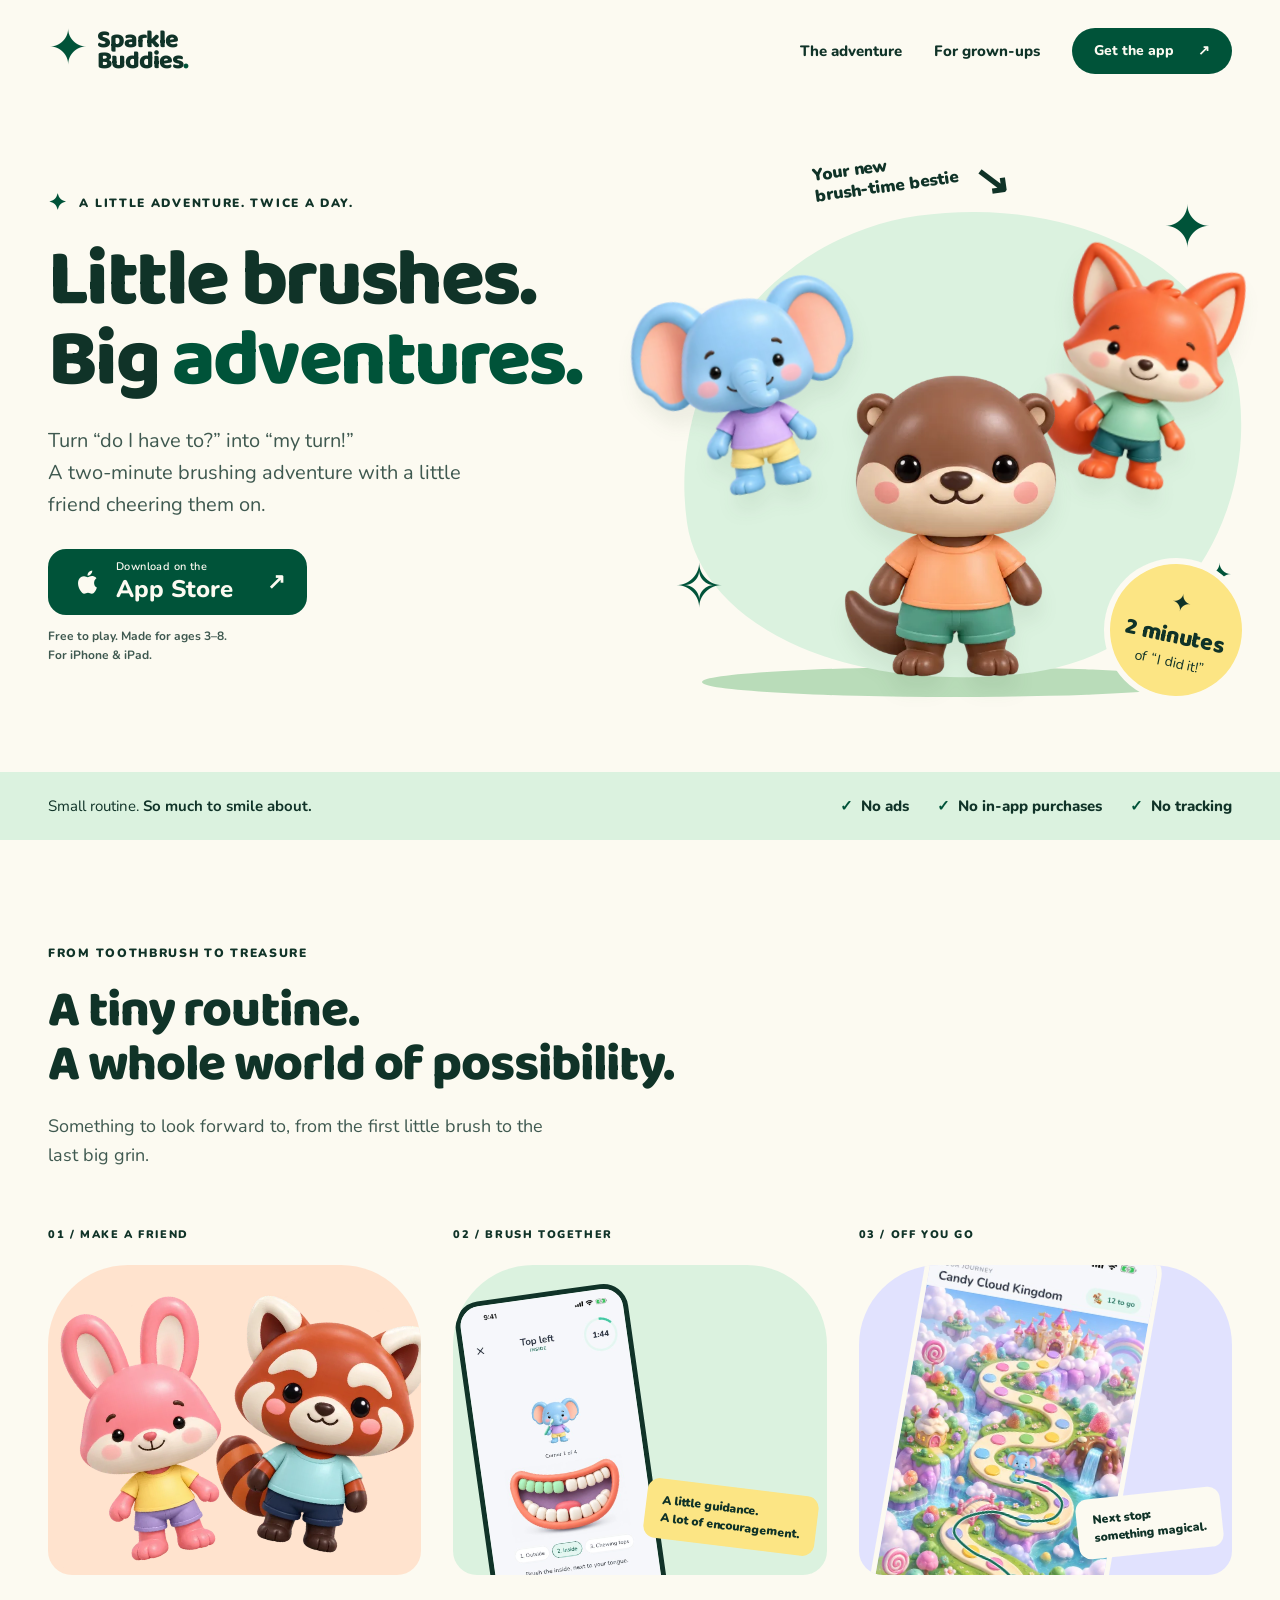
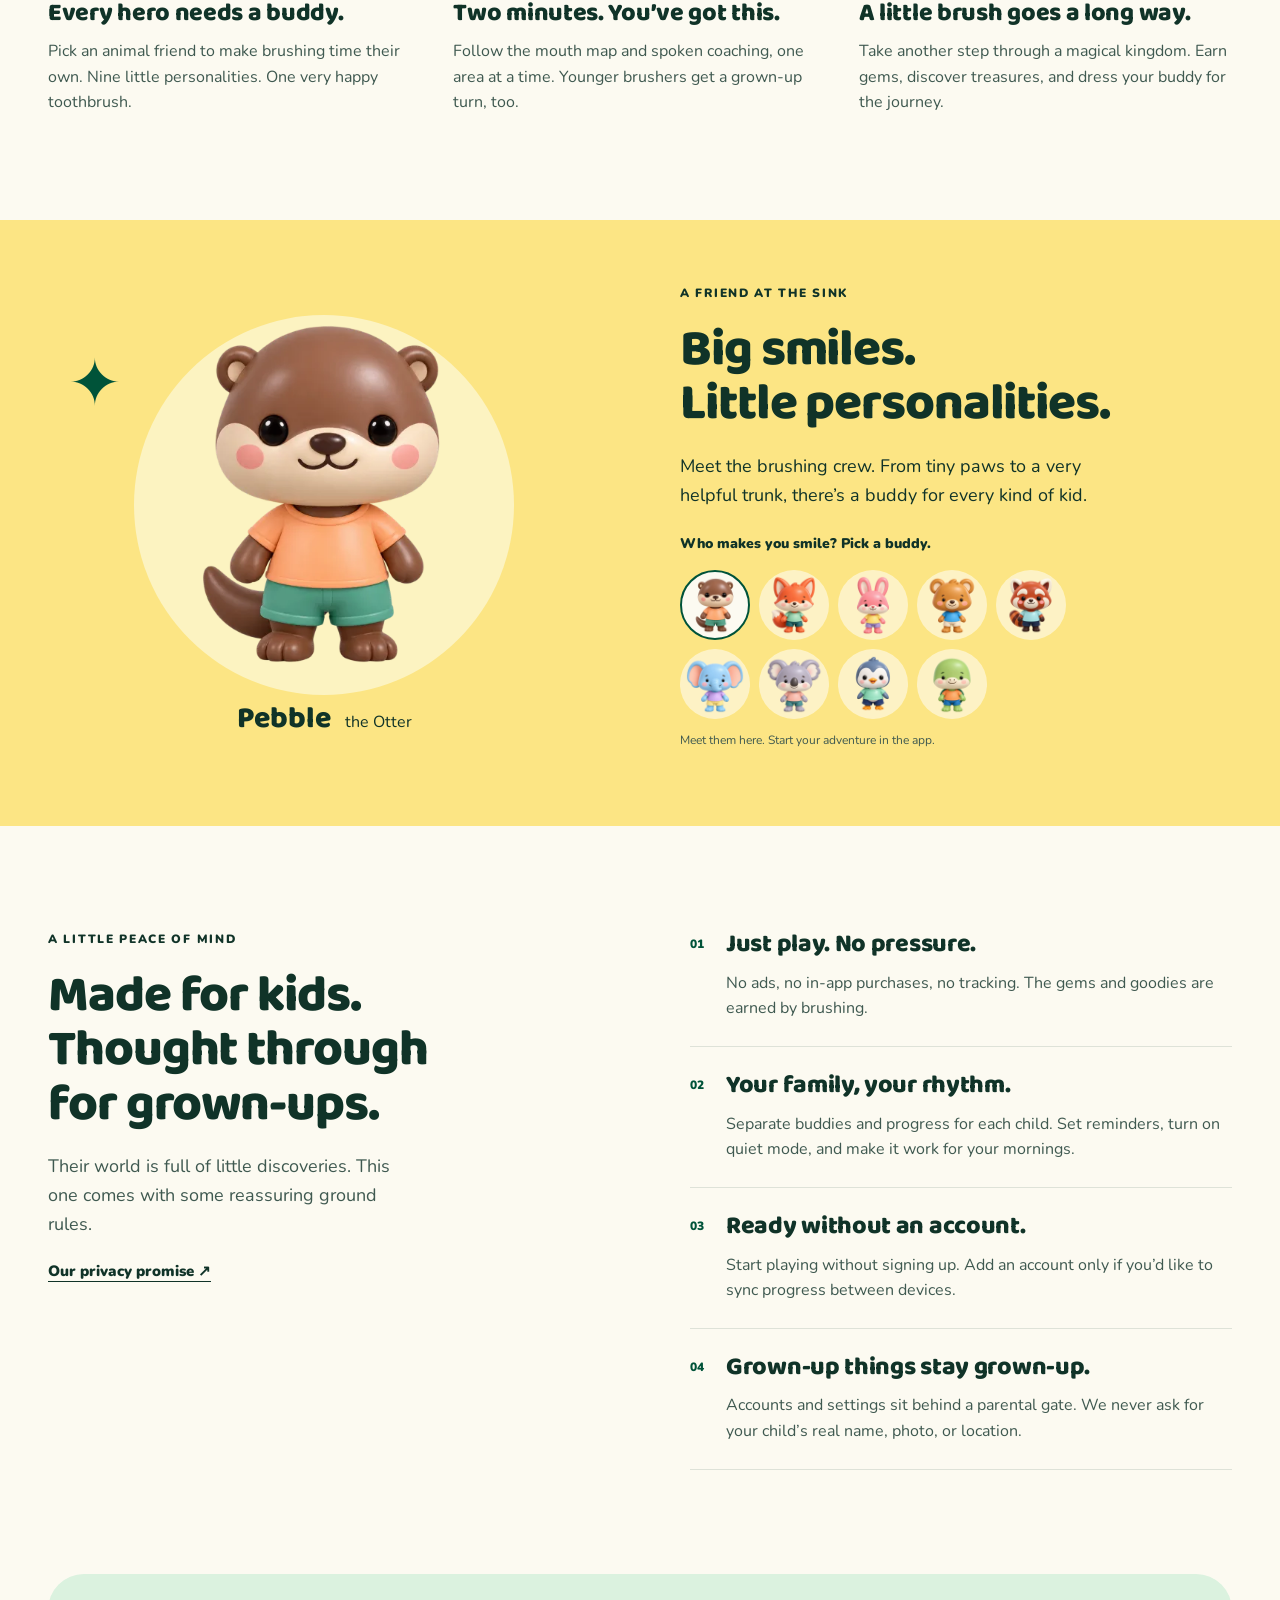
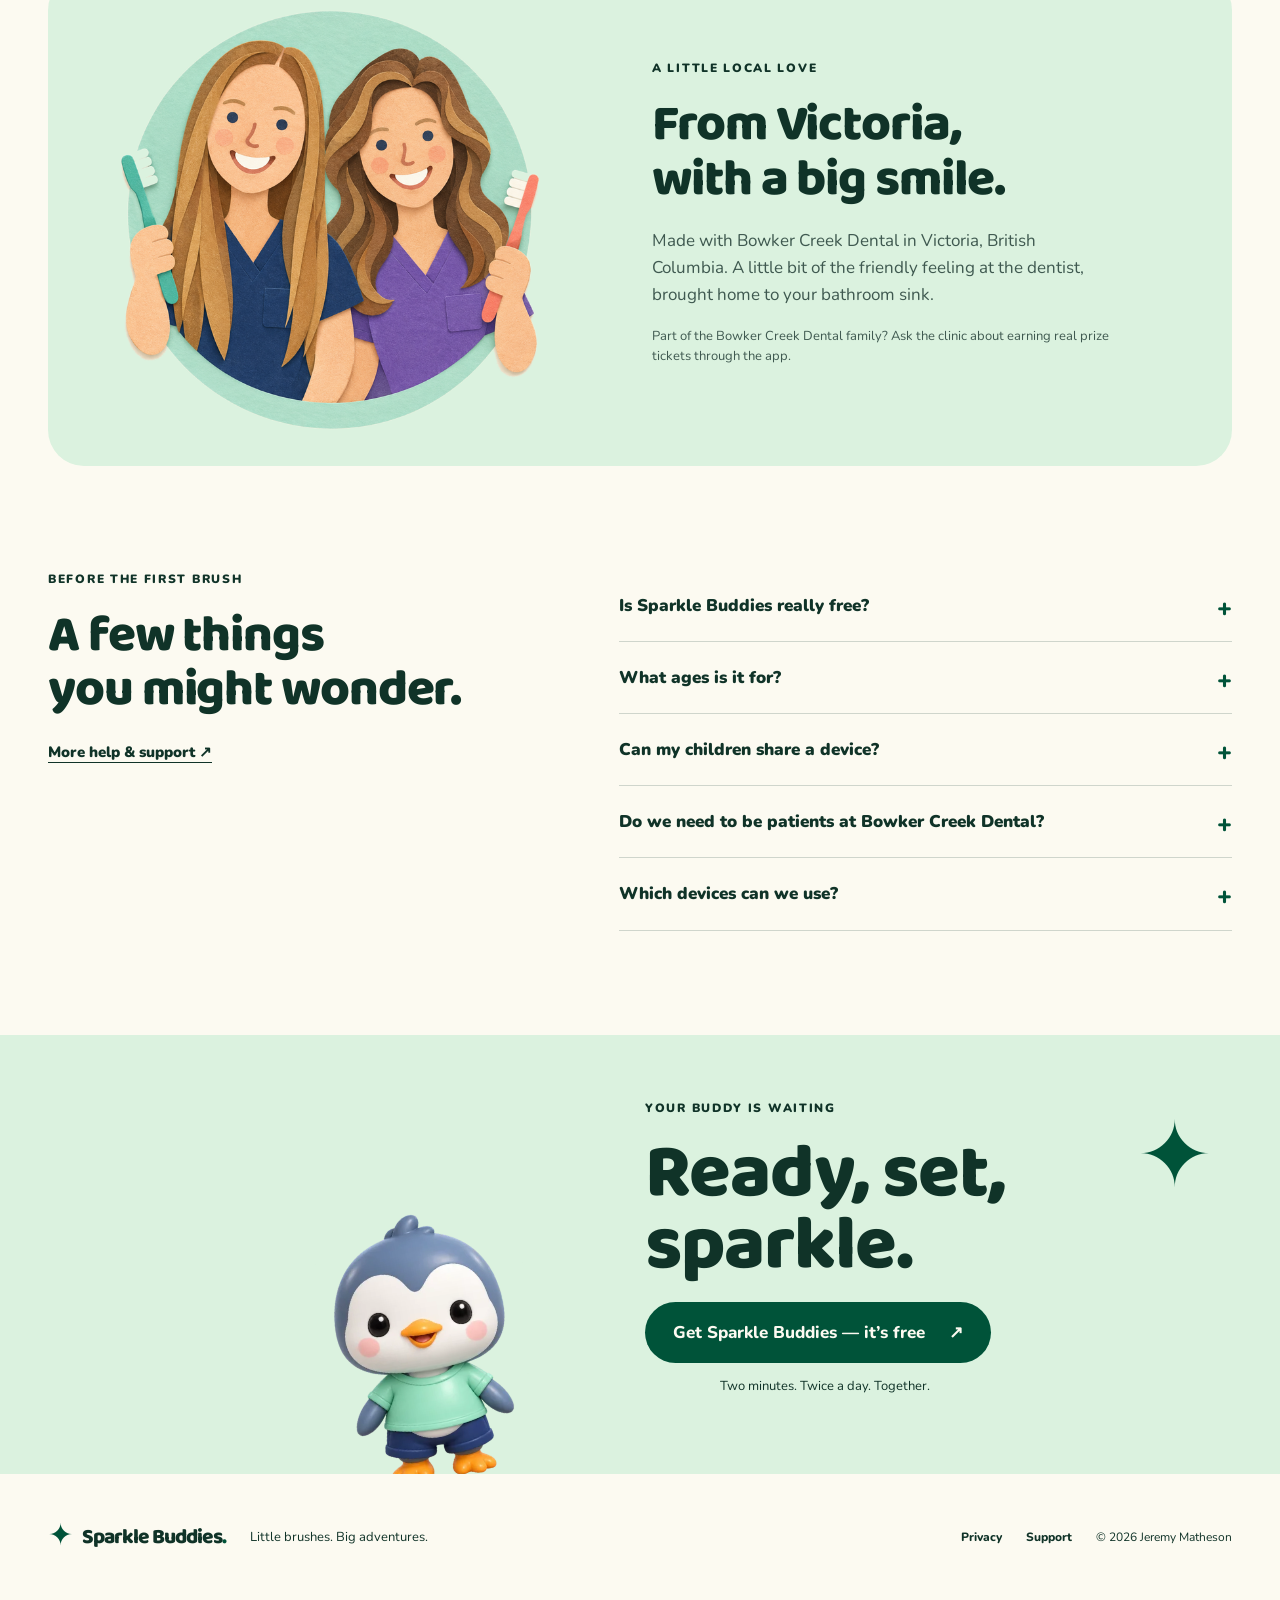
<file: index.html>
<!doctype html>
<html lang="en-CA">
<head>
<meta charset="utf-8"><meta name="viewport" content="width=device-width, initial-scale=1">
<title>Sparkle Buddies — Little brushes. Big adventures.</title>
<meta name="description" content="Make brushing time buddy time. A free two-minute toothbrushing adventure for kids aged 3–8, with animal friends, magical kingdoms and no ads or in-app purchases.">
<link rel="canonical" href="https://sparklebuddies.ca/">
<meta property="og:type" content="website"><meta property="og:url" content="https://sparklebuddies.ca/">
<meta property="og:title" content="Sparkle Buddies — Little brushes. Big adventures."><meta property="og:description" content="Two minutes, a little buddy, and a whole world to explore. A free toothbrushing adventure for kids aged 3–8."><meta property="og:image" content="https://sparklebuddies.ca/img/icon.png">
<meta name="theme-color" content="#edf8ed"><link rel="icon" href="img/icon.png"><link rel="apple-touch-icon" href="img/icon.png">
<link rel="preload" href="fonts/Baloo2-ExtraBold.ttf" as="font" type="font/ttf" crossorigin><link rel="stylesheet" href="style.css"><script src="script.js" defer></script>
</head>
<body>
<a class="skip" href="#main">Skip to content</a>
<header class="header wrap"><a class="brand" href="./" aria-label="Sparkle Buddies home"><span class="brand-star" aria-hidden="true">✦</span><span>Sparkle<br>Buddies<span class="brand-dot">.</span></span></a><nav aria-label="Main navigation"><a href="#adventure">The adventure</a><a href="#grown-ups">For grown-ups</a><a class="button small" href="https://apps.apple.com/ca/app/id6810033480">Get the app <span aria-hidden="true">↗</span></a></nav></header>
<main id="main">
<section class="hero wrap" aria-labelledby="hero-title">
<div class="hero-copy"><p class="eyebrow"><span class="little-spark" aria-hidden="true">✦</span> A little adventure. Twice a day.</p><h1 id="hero-title">Little brushes.<br>Big <span>adventures.</span></h1><p class="intro">Turn “do I have to?” into “my turn!”<br>A two-minute brushing adventure with a little friend cheering them on.</p><a class="button download" href="https://apps.apple.com/ca/app/id6810033480"><svg viewBox="0 0 24 24" aria-hidden="true"><path d="M17 12.5c0-2 1.6-3 1.7-3.1-1-1.4-2.5-1.6-3-1.6-1.3-.1-2.5.8-3.2.8-.6 0-1.6-.8-2.7-.7-1.4 0-2.7.8-3.4 2-1.5 2.5-.4 6.3 1 8.3.7 1 1.5 2.1 2.6 2.1s1.5-.7 2.7-.7 1.6.7 2.7.7 1.8-1 2.5-2c.8-1.2 1.1-2.3 1.1-2.4-.1 0-2-.8-2-3.4ZM14.8 6.4c.6-.7 1-1.7.9-2.6-.8 0-1.8.5-2.4 1.2-.5.6-1 1.6-.9 2.5.9.1 1.8-.4 2.4-1.1Z"/></svg><span><small>Download on the</small>App Store</span><span class="download-arrow" aria-hidden="true">↗</span></a><p class="download-note">Free to play. Made for ages 3–8.<br>For iPhone & iPad.</p></div>
<div class="hero-world" aria-label="Meet Pebble the otter and friends">
<div class="world-orbit" aria-hidden="true"></div><span class="star star-one" aria-hidden="true">✦</span><span class="star star-two" aria-hidden="true">✧</span><span class="star star-three" aria-hidden="true">✦</span>
<div class="hello">Your new<br>brush-time bestie<span aria-hidden="true">↘</span></div>
<img class="hero-buddy buddy-left" src="img/buddies/elephant.webp" alt="Mochi, a blue elephant in a purple shirt" width="512" height="512"><img class="hero-buddy buddy-right" src="img/buddies/fox.webp" alt="Clover the fox" width="512" height="512"><img class="hero-buddy buddy-main" src="img/buddies/otter.webp" alt="Pebble the otter, ready for an adventure" width="512" height="512" fetchpriority="high">
<div class="brush-sticker"><span aria-hidden="true">✦</span><strong>2 minutes</strong><span>of “I did it!”</span></div><div class="world-ground" aria-hidden="true"></div>
</div></section>
<div class="promise-strip"><div class="wrap"><span>Small routine. <strong>So much to smile about.</strong></span><ul><li>No ads</li><li>No in-app purchases</li><li>No tracking</li></ul></div></div>
<section class="adventure wrap section" id="adventure"><div class="section-heading"><p class="eyebrow">From toothbrush to treasure</p><h2>A tiny routine.<br>A whole world of possibility.</h2><p>Something to look forward to, from the first little brush to the last big grin.</p></div>
<div class="journey"><article><span class="step">01 / MAKE A FRIEND</span><div class="step-art friends-art"><img src="img/buddies/rabbit.webp" alt="Poppy the rabbit" loading="lazy" width="512" height="512"><img src="img/buddies/red_panda.webp" alt="Sunny the red panda" loading="lazy" width="512" height="512"></div><h3>Every hero needs a buddy.</h3><p>Pick an animal friend to make brushing time their own. Nine little personalities. One very happy toothbrush.</p></article><article><span class="step">02 / BRUSH TOGETHER</span><div class="step-art phone-art"><img src="img/01-brushing.jpg" alt="The app shows where to brush, with Mochi and a two-minute timer" loading="lazy" width="540" height="1173"><span class="mini-label">A little guidance.<br>A lot of encouragement.</span></div><h3>Two minutes. You’ve got this.</h3><p>Follow the mouth map and spoken coaching, one area at a time. Younger brushers get a grown-up turn, too.</p></article><article><span class="step">03 / OFF YOU GO</span><div class="step-art kingdom-art"><img src="img/02-kingdom.jpg" alt="A colourful kingdom with a winding path to explore" loading="lazy" width="540" height="1173"><span class="mini-label">Next stop:<br>something magical.</span></div><h3>A little brush goes a long way.</h3><p>Take another step through a magical kingdom. Earn gems, discover treasures, and dress your buddy for the journey.</p></article></div></section>
<section class="buddy-section" id="buddies"><div class="wrap buddy-layout"><div class="buddy-display"><span class="buddy-spark" aria-hidden="true">✦</span><img id="selected-buddy" src="img/buddies/otter.webp" alt="Pebble the Otter" width="512" height="512" loading="lazy"><p id="buddy-name" aria-live="polite">Pebble <span>the Otter</span></p></div><div class="buddy-copy"><p class="eyebrow">A friend at the sink</p><h2>Big smiles.<br>Little personalities.</h2><p>Meet the brushing crew. From tiny paws to a very helpful trunk, there’s a buddy for every kind of kid.</p><p class="picker-label" id="picker-label">Who makes you smile? Pick a buddy.</p><div class="buddy-picker" role="group" aria-labelledby="picker-label">
<button class="buddy-option" type="button" data-buddy="otter" data-name="Pebble" data-animal="Otter" aria-label="Meet Pebble the Otter" aria-pressed="true"><img src="img/buddies/otter.webp" alt="" loading="lazy" width="512" height="512"></button>
<button class="buddy-option" type="button" data-buddy="fox" data-name="Clover" data-animal="Fox" aria-label="Meet Clover the Fox" aria-pressed="false"><img src="img/buddies/fox.webp" alt="" loading="lazy" width="512" height="512"></button>
<button class="buddy-option" type="button" data-buddy="rabbit" data-name="Poppy" data-animal="Rabbit" aria-label="Meet Poppy the Rabbit" aria-pressed="false"><img src="img/buddies/rabbit.webp" alt="" loading="lazy" width="512" height="512"></button>
<button class="buddy-option" type="button" data-buddy="bear" data-name="Maple" data-animal="Bear" aria-label="Meet Maple the Bear" aria-pressed="false"><img src="img/buddies/bear.webp" alt="" loading="lazy" width="512" height="512"></button>
<button class="buddy-option" type="button" data-buddy="red_panda" data-name="Sunny" data-animal="Red Panda" aria-label="Meet Sunny the Red Panda" aria-pressed="false"><img src="img/buddies/red_panda.webp" alt="" loading="lazy" width="512" height="512"></button>
<button class="buddy-option" type="button" data-buddy="elephant" data-name="Mochi" data-animal="Elephant" aria-label="Meet Mochi the Elephant" aria-pressed="false"><img src="img/buddies/elephant.webp" alt="" loading="lazy" width="512" height="512"></button>
<button class="buddy-option" type="button" data-buddy="koala" data-name="Willow" data-animal="Koala" aria-label="Meet Willow the Koala" aria-pressed="false"><img src="img/buddies/koala.webp" alt="" loading="lazy" width="512" height="512"></button>
<button class="buddy-option" type="button" data-buddy="penguin" data-name="Pip" data-animal="Penguin" aria-label="Meet Pip the Penguin" aria-pressed="false"><img src="img/buddies/penguin.webp" alt="" loading="lazy" width="512" height="512"></button>
<button class="buddy-option" type="button" data-buddy="turtle" data-name="Fern" data-animal="Turtle" aria-label="Meet Fern the Turtle" aria-pressed="false"><img src="img/buddies/turtle.webp" alt="" loading="lazy" width="512" height="512"></button>
</div><p class="picker-note">Meet them here. Start your adventure in the app.</p></div></div></section>
<section class="section wrap parents" id="grown-ups"><div><p class="eyebrow">A little peace of mind</p><h2>Made for kids.<br>Thought through<br>for grown-ups.</h2><p class="parent-intro">Their world is full of little discoveries. This one comes with some reassuring ground rules.</p><a class="text-link" href="privacy/">Our privacy promise <span aria-hidden="true">↗</span></a></div><div class="parent-details"><article><span aria-hidden="true">01</span><div><h3>Just play. No pressure.</h3><p>No ads, no in-app purchases, no tracking. The gems and goodies are earned by brushing.</p></div></article><article><span aria-hidden="true">02</span><div><h3>Your family, your rhythm.</h3><p>Separate buddies and progress for each child. Set reminders, turn on quiet mode, and make it work for your mornings.</p></div></article><article><span aria-hidden="true">03</span><div><h3>Ready without an account.</h3><p>Start playing without signing up. Add an account only if you’d like to sync progress between devices.</p></div></article><article><span aria-hidden="true">04</span><div><h3>Grown-up things stay grown-up.</h3><p>Accounts and settings sit behind a parental gate. We never ask for your child’s real name, photo, or location.</p></div></article></div></section>
<section class="clinic wrap"><div class="clinic-art"><img src="img/jess-keely.png" alt="Illustrated dental team holding toothbrushes" loading="lazy" width="1024" height="1024"></div><div><p class="eyebrow">A little local love</p><h2>From Victoria,<br>with a big smile.</h2><p>Made with Bowker Creek Dental in Victoria, British Columbia. A little bit of the friendly feeling at the dentist, brought home to your bathroom sink.</p><p class="clinic-note">Part of the Bowker Creek Dental family? Ask the clinic about earning real prize tickets through the app.</p></div></section>
<section class="faq wrap section"><div><p class="eyebrow">Before the first brush</p><h2>A few things<br>you might wonder.</h2><a class="text-link" href="support/">More help & support <span aria-hidden="true">↗</span></a></div><div class="questions"><details><summary>Is Sparkle Buddies really free?</summary><p>Yes. There are no in-app purchases and no ads. Buddies earn their rewards through brushing, not spending.</p></details><details><summary>What ages is it for?</summary><p>Sparkle Buddies is designed for children aged 3–8. Younger brushers get a grown-up turn built into the session, and the brushing level can change as they become more independent.</p></details><details><summary>Can my children share a device?</summary><p>Yes! Each child can have their own profile, buddy, and brushing progress on the same device.</p></details><details><summary>Do we need to be patients at Bowker Creek Dental?</summary><p>No. Any family can enjoy the brushing adventures. The clinic’s real-world prize tickets are an extra for Bowker Creek Dental families.</p></details><details><summary>Which devices can we use?</summary><p>Download Sparkle Buddies from the App Store for iPhone and iPad. An optional account lets you sync your family’s progress between devices.</p></details></div></section>
<section class="final-cta"><div class="wrap"><img src="img/buddies/penguin.webp" alt="Pip the penguin" loading="lazy" width="512" height="512"><div><p class="eyebrow">Your buddy is waiting</p><h2>Ready, set,<br>sparkle.</h2><a class="button" href="https://apps.apple.com/ca/app/id6810033480">Get Sparkle Buddies — it’s free <span aria-hidden="true">↗</span></a><p>Two minutes. Twice a day. Together.</p></div><span class="final-star" aria-hidden="true">✦</span></div></section>
</main><footer class="wrap footer"><a class="brand" href="./"><span class="brand-star" aria-hidden="true">✦</span><span>Sparkle Buddies<span class="brand-dot">.</span></span></a><p>Little brushes. Big adventures.</p><nav aria-label="Footer navigation"><a href="privacy/">Privacy</a><a href="support/">Support</a></nav><small>© 2026 Jeremy Matheson</small></footer>
</body></html>
</file>
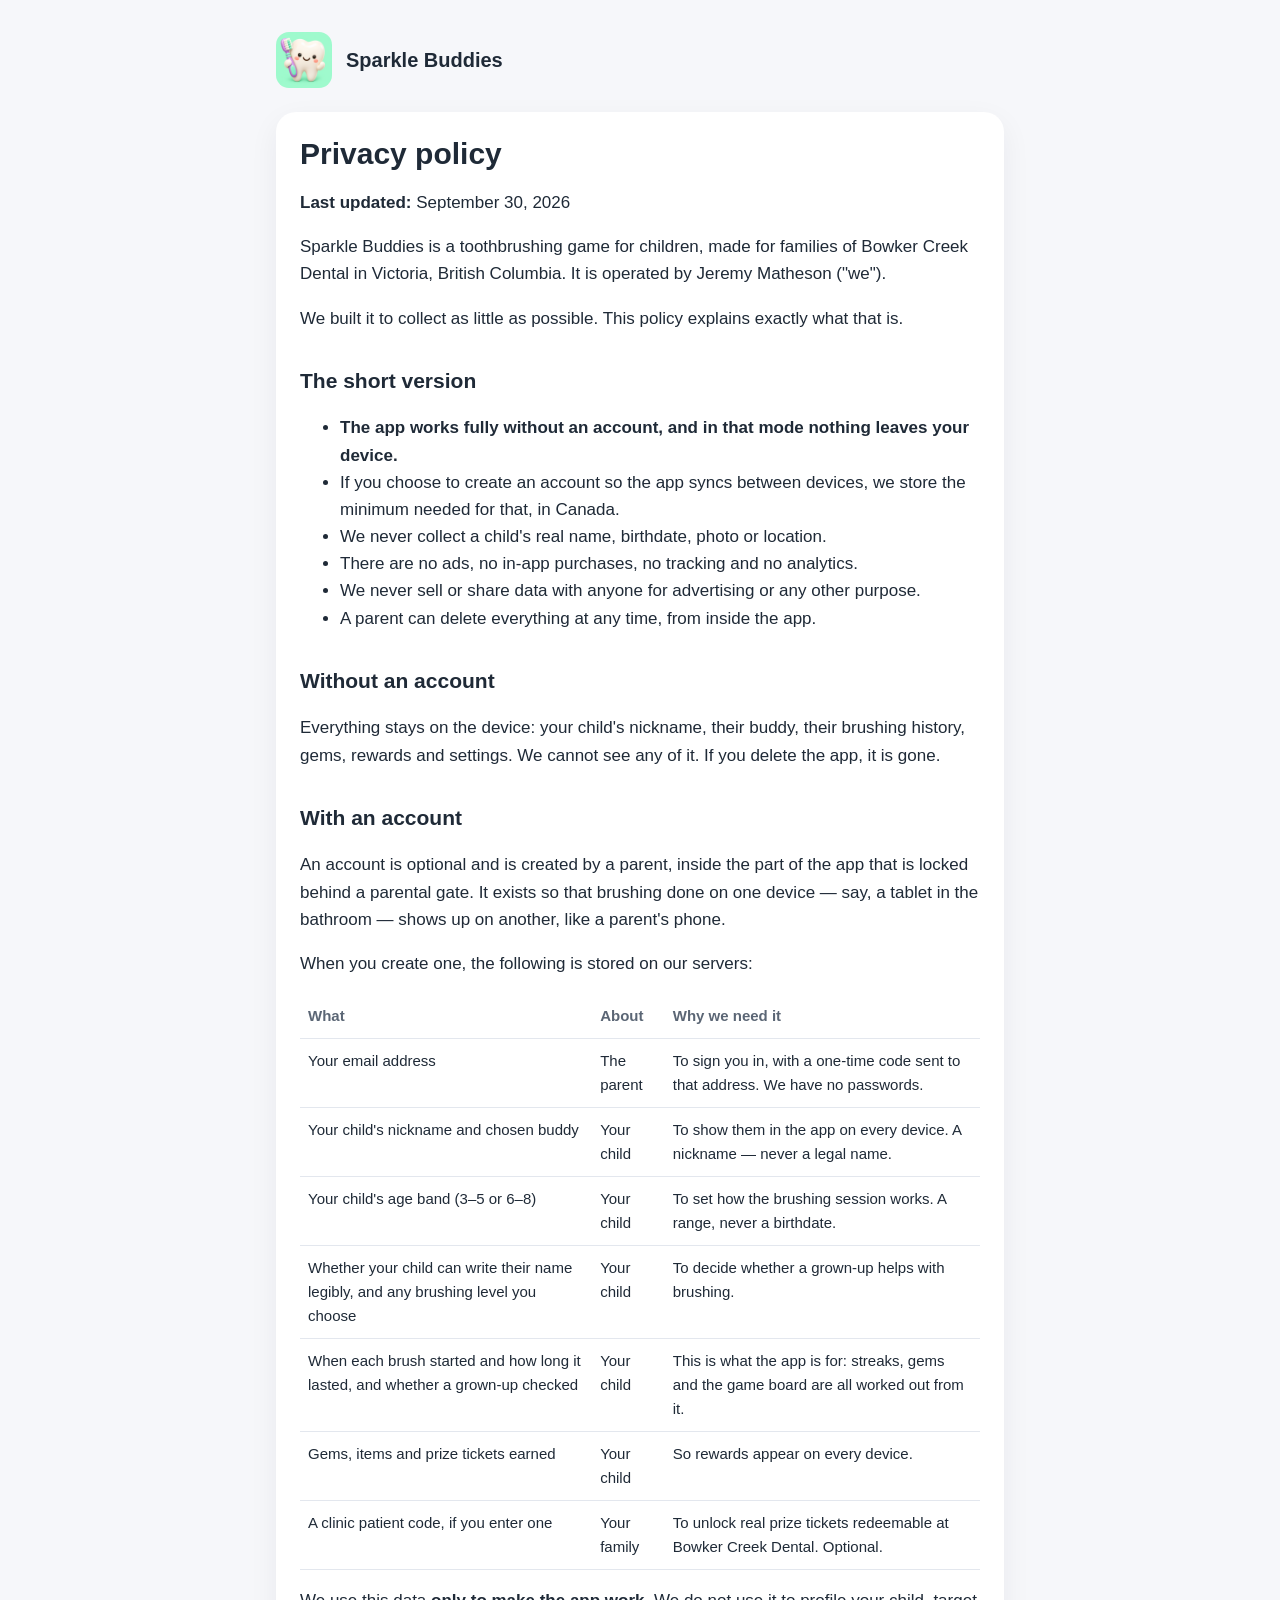
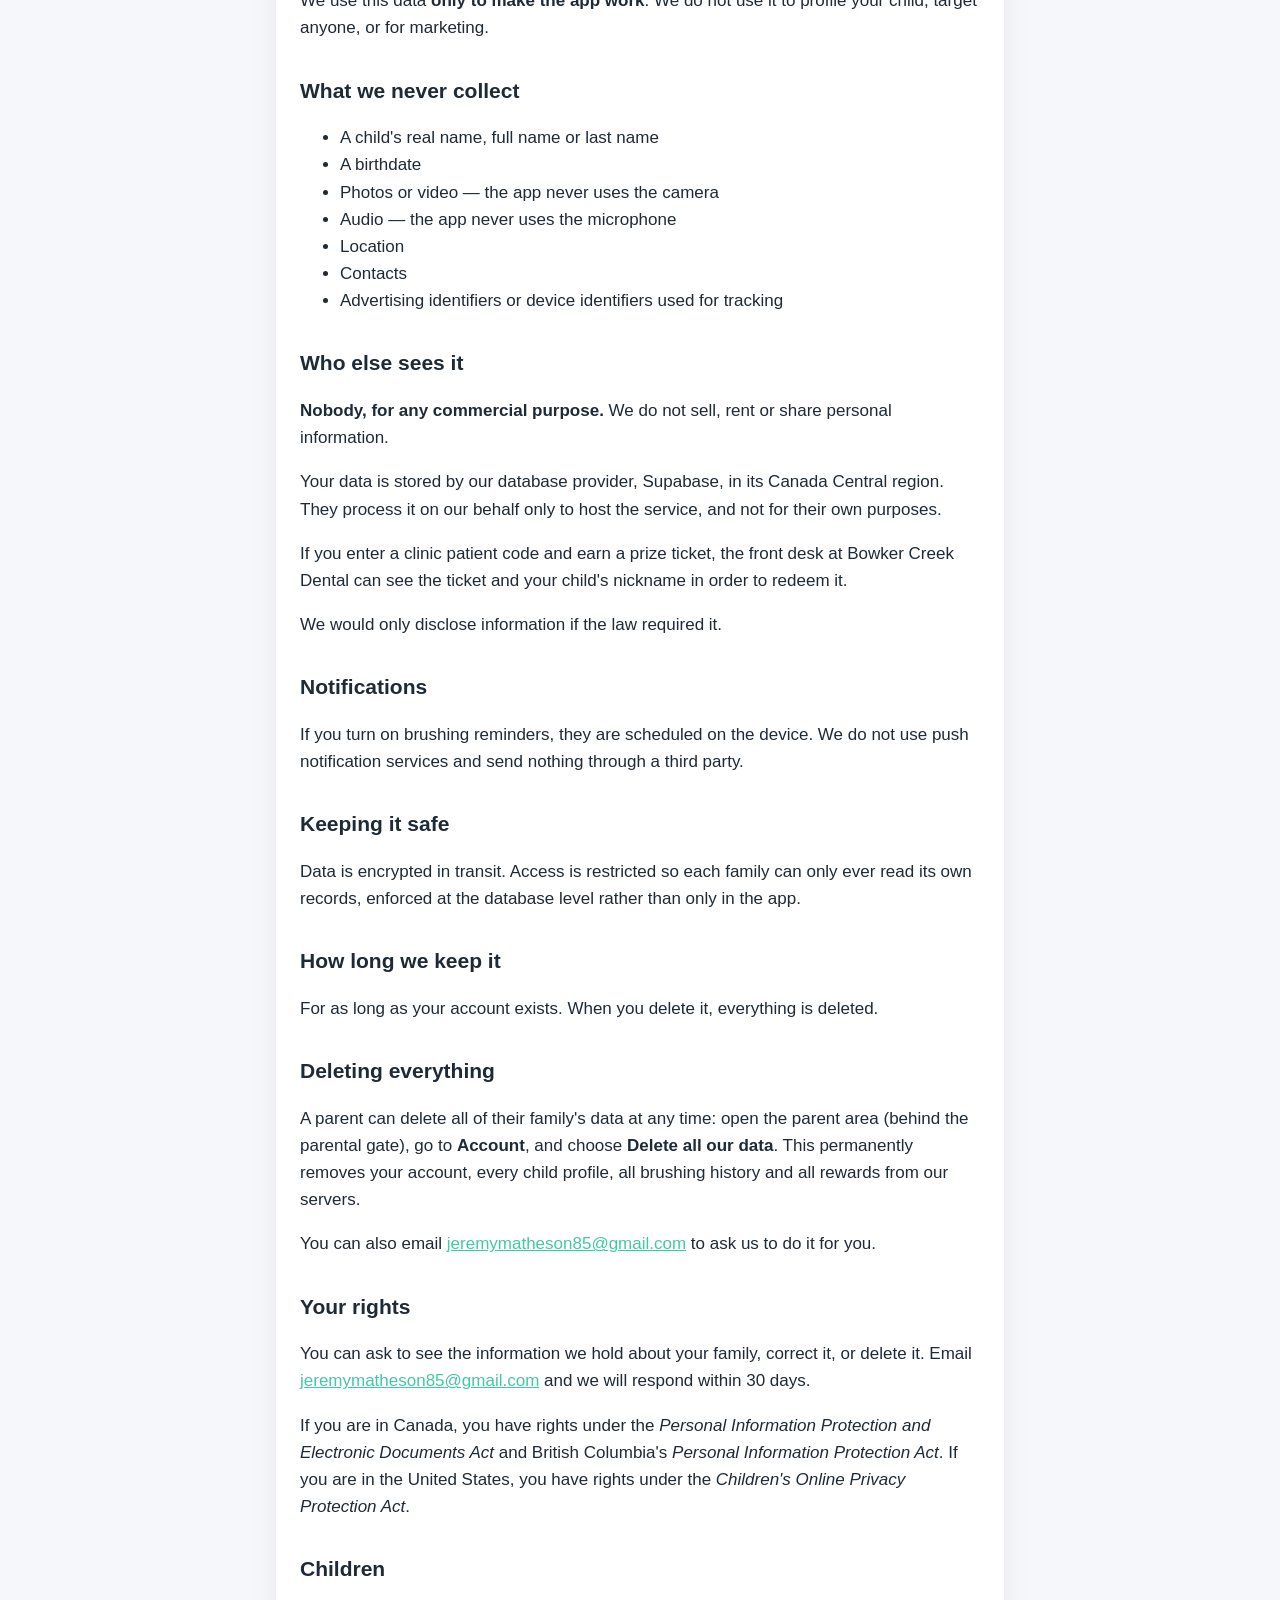
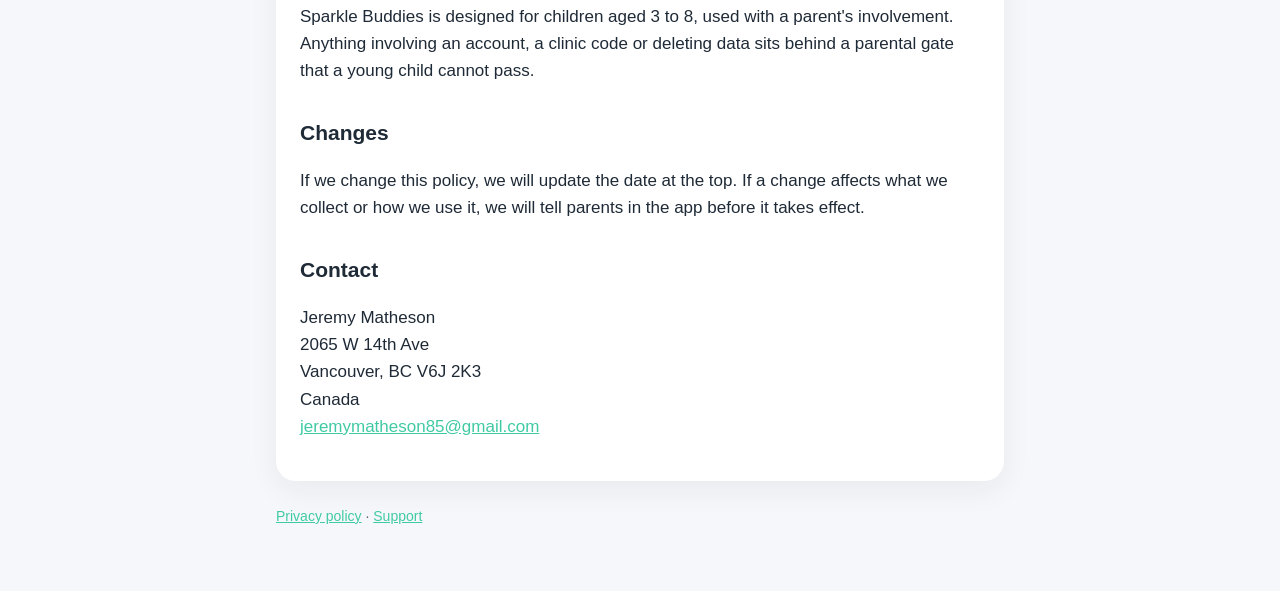
<file: privacy/index.html>
<!doctype html>
<html lang="en">
<head>
<meta charset="utf-8">
<meta name="viewport" content="width=device-width, initial-scale=1">
<title>Sparkle Buddies privacy policy</title>
<link rel="icon" href="../img/icon.png">
<style>
:root { --mint:#40CAA4; --ink:#1F2A37; --muted:#5B6675; --paper:#F6F7FA; --card:#fff; --line:#E3E7EE; }
@media (prefers-color-scheme: dark) { :root { --ink:#E8ECF2; --muted:#A3ADBB; --paper:#12161C; --card:#1A2029; --line:#2A323E; } }
* { box-sizing:border-box; }
body { margin:0; background:var(--paper); color:var(--ink); font:17px/1.6 -apple-system, BlinkMacSystemFont, "Segoe UI", Roboto, sans-serif; }
main { max-width:760px; margin:0 auto; padding:32px 16px 64px; }
header { display:flex; align-items:center; gap:14px; margin-bottom:24px; }
header img { width:56px; height:56px; border-radius:13px; }
header a { color:inherit; text-decoration:none; font-weight:800; font-size:20px; }
.card { background:var(--card); border-radius:20px; padding:24px; box-shadow:0 10px 30px rgba(20,30,50,.06); }
h1 { font-size:30px; line-height:1.2; margin:0 0 8px; }
h2 { font-size:21px; margin:32px 0 8px; }
a { color:var(--mint); }
.table { overflow-x:auto; }
table { border-collapse:collapse; width:100%; font-size:15px; }
th, td { text-align:left; vertical-align:top; padding:10px 8px; border-bottom:1px solid var(--line); }
th { color:var(--muted); font-weight:600; }
footer { color:var(--muted); font-size:14px; margin-top:24px; }
</style>
</head>
<body><main>
<header><img src="../img/icon.png" alt=""><a href="../">Sparkle Buddies</a></header>
<div class="card">
<h1>Privacy policy</h1>
<p><strong>Last updated:</strong> September 30, 2026</p>
<p>Sparkle Buddies is a toothbrushing game for children, made for families of Bowker Creek Dental in Victoria, British Columbia. It is operated by Jeremy Matheson ("we").</p>
<p>We built it to collect as little as possible. This policy explains exactly what that is.</p>
<h2>The short version</h2>
<ul><li><strong>The app works fully without an account, and in that mode nothing leaves your device.</strong></li><li>If you choose to create an account so the app syncs between devices, we store the minimum needed for that, in Canada.</li><li>We never collect a child's real name, birthdate, photo or location.</li><li>There are no ads, no in-app purchases, no tracking and no analytics.</li><li>We never sell or share data with anyone for advertising or any other purpose.</li><li>A parent can delete everything at any time, from inside the app.</li></ul>
<h2>Without an account</h2>
<p>Everything stays on the device: your child's nickname, their buddy, their brushing history, gems, rewards and settings. We cannot see any of it. If you delete the app, it is gone.</p>
<h2>With an account</h2>
<p>An account is optional and is created by a parent, inside the part of the app that is locked behind a parental gate. It exists so that brushing done on one device — say, a tablet in the bathroom — shows up on another, like a parent's phone.</p>
<p>When you create one, the following is stored on our servers:</p>
<div class="table"><table><thead><tr><th>What</th><th>About</th><th>Why we need it</th></tr></thead><tbody><tr><td>Your email address</td><td>The parent</td><td>To sign you in, with a one-time code sent to that address. We have no passwords.</td></tr><tr><td>Your child's nickname and chosen buddy</td><td>Your child</td><td>To show them in the app on every device. A nickname — never a legal name.</td></tr><tr><td>Your child's age band (3–5 or 6–8)</td><td>Your child</td><td>To set how the brushing session works. A range, never a birthdate.</td></tr><tr><td>Whether your child can write their name legibly, and any brushing level you choose</td><td>Your child</td><td>To decide whether a grown-up helps with brushing.</td></tr><tr><td>When each brush started and how long it lasted, and whether a grown-up checked</td><td>Your child</td><td>This is what the app is for: streaks, gems and the game board are all worked out from it.</td></tr><tr><td>Gems, items and prize tickets earned</td><td>Your child</td><td>So rewards appear on every device.</td></tr><tr><td>A clinic patient code, if you enter one</td><td>Your family</td><td>To unlock real prize tickets redeemable at Bowker Creek Dental. Optional.</td></tr></tbody></table></div>
<p>We use this data <strong>only to make the app work</strong>. We do not use it to profile your child, target anyone, or for marketing.</p>
<h2>What we never collect</h2>
<ul><li>A child's real name, full name or last name</li><li>A birthdate</li><li>Photos or video — the app never uses the camera</li><li>Audio — the app never uses the microphone</li><li>Location</li><li>Contacts</li><li>Advertising identifiers or device identifiers used for tracking</li></ul>
<h2>Who else sees it</h2>
<p><strong>Nobody, for any commercial purpose.</strong> We do not sell, rent or share personal information.</p>
<p>Your data is stored by our database provider, Supabase, in its Canada Central region. They process it on our behalf only to host the service, and not for their own purposes.</p>
<p>If you enter a clinic patient code and earn a prize ticket, the front desk at Bowker Creek Dental can see the ticket and your child's nickname in order to redeem it.</p>
<p>We would only disclose information if the law required it.</p>
<h2>Notifications</h2>
<p>If you turn on brushing reminders, they are scheduled on the device. We do not use push notification services and send nothing through a third party.</p>
<h2>Keeping it safe</h2>
<p>Data is encrypted in transit. Access is restricted so each family can only ever read its own records, enforced at the database level rather than only in the app.</p>
<h2>How long we keep it</h2>
<p>For as long as your account exists. When you delete it, everything is deleted.</p>
<h2>Deleting everything</h2>
<p>A parent can delete all of their family's data at any time: open the parent area (behind the parental gate), go to <strong>Account</strong>, and choose <strong>Delete all our data</strong>. This permanently removes your account, every child profile, all brushing history and all rewards from our servers.</p>
<p>You can also email <a href="mailto:jeremymatheson85@gmail.com">jeremymatheson85@gmail.com</a> to ask us to do it for you.</p>
<h2>Your rights</h2>
<p>You can ask to see the information we hold about your family, correct it, or delete it. Email <a href="mailto:jeremymatheson85@gmail.com">jeremymatheson85@gmail.com</a> and we will respond within 30 days.</p>
<p>If you are in Canada, you have rights under the <em>Personal Information Protection and Electronic Documents Act</em> and British Columbia's <em>Personal Information Protection Act</em>. If you are in the United States, you have rights under the <em>Children's Online Privacy Protection Act</em>.</p>
<h2>Children</h2>
<p>Sparkle Buddies is designed for children aged 3 to 8, used with a parent's involvement. Anything involving an account, a clinic code or deleting data sits behind a parental gate that a young child cannot pass.</p>
<h2>Changes</h2>
<p>If we change this policy, we will update the date at the top. If a change affects what we collect or how we use it, we will tell parents in the app before it takes effect.</p>
<h2>Contact</h2>
<p>Jeremy Matheson<br>2065 W 14th Ave<br>Vancouver, BC V6J 2K3<br>Canada<br><a href="mailto:jeremymatheson85@gmail.com">jeremymatheson85@gmail.com</a></p>
</div>
<footer><a href="../privacy/">Privacy policy</a> · <a href="../support/">Support</a></footer>
</main></body></html>
</file>
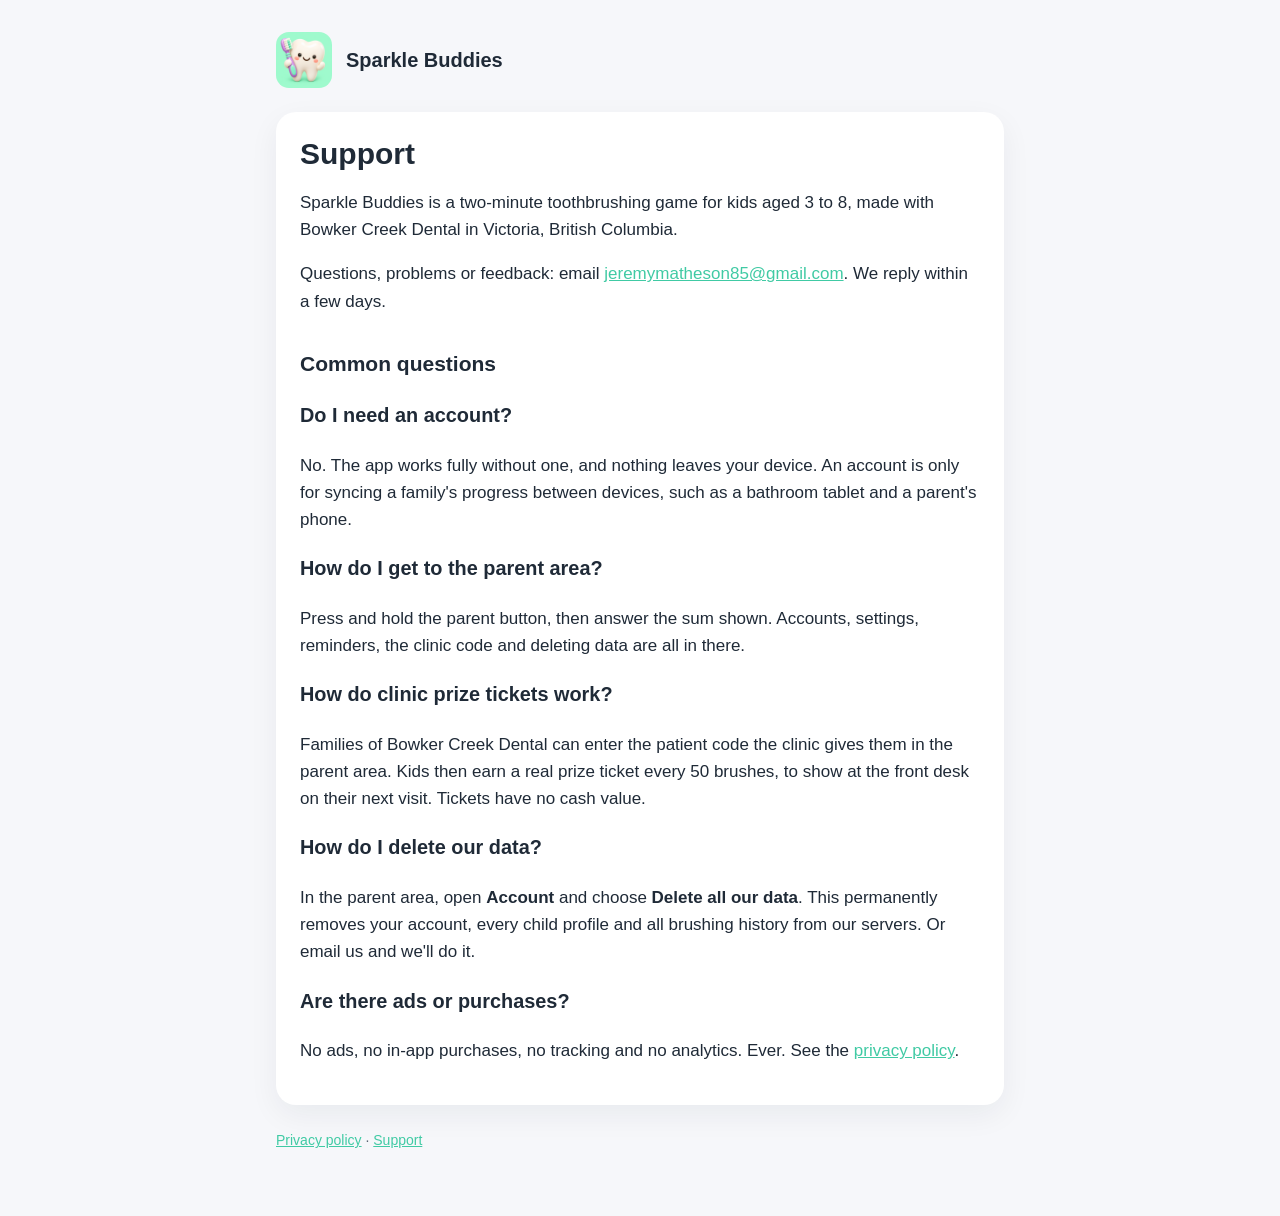
<file: support/index.html>
<!doctype html>
<html lang="en">
<head>
<meta charset="utf-8">
<meta name="viewport" content="width=device-width, initial-scale=1">
<title>Sparkle Buddies support</title>
<link rel="icon" href="../img/icon.png">
<style>
:root { --mint:#40CAA4; --ink:#1F2A37; --muted:#5B6675; --paper:#F6F7FA; --card:#fff; --line:#E3E7EE; }
@media (prefers-color-scheme: dark) { :root { --ink:#E8ECF2; --muted:#A3ADBB; --paper:#12161C; --card:#1A2029; --line:#2A323E; } }
* { box-sizing:border-box; }
body { margin:0; background:var(--paper); color:var(--ink); font:17px/1.6 -apple-system, BlinkMacSystemFont, "Segoe UI", Roboto, sans-serif; }
main { max-width:760px; margin:0 auto; padding:32px 16px 64px; }
header { display:flex; align-items:center; gap:14px; margin-bottom:24px; }
header img { width:56px; height:56px; border-radius:13px; }
header a { color:inherit; text-decoration:none; font-weight:800; font-size:20px; }
.card { background:var(--card); border-radius:20px; padding:24px; box-shadow:0 10px 30px rgba(20,30,50,.06); }
h1 { font-size:30px; line-height:1.2; margin:0 0 8px; }
h2 { font-size:21px; margin:32px 0 8px; }
a { color:var(--mint); }
.table { overflow-x:auto; }
table { border-collapse:collapse; width:100%; font-size:15px; }
th, td { text-align:left; vertical-align:top; padding:10px 8px; border-bottom:1px solid var(--line); }
th { color:var(--muted); font-weight:600; }
footer { color:var(--muted); font-size:14px; margin-top:24px; }
</style>
</head>
<body><main>
<header><img src="../img/icon.png" alt=""><a href="../">Sparkle Buddies</a></header>
<div class="card">
<h1>Support</h1>
<p>Sparkle Buddies is a two-minute toothbrushing game for kids aged 3 to 8, made with
Bowker Creek Dental in Victoria, British Columbia.</p>
<p>Questions, problems or feedback: email <a href="mailto:jeremymatheson85@gmail.com">jeremymatheson85@gmail.com</a>. We reply within a few days.</p>
<h2>Common questions</h2>
<h3>Do I need an account?</h3>
<p>No. The app works fully without one, and nothing leaves your device. An account is only for syncing a family's
progress between devices, such as a bathroom tablet and a parent's phone.</p>
<h3>How do I get to the parent area?</h3>
<p>Press and hold the parent button, then answer the sum shown. Accounts, settings, reminders, the clinic code and
deleting data are all in there.</p>
<h3>How do clinic prize tickets work?</h3>
<p>Families of Bowker Creek Dental can enter the patient code the clinic gives them in the parent area. Kids then earn
a real prize ticket every 50 brushes, to show at the front desk on their next visit. Tickets have no cash value.</p>
<h3>How do I delete our data?</h3>
<p>In the parent area, open <strong>Account</strong> and choose <strong>Delete all our data</strong>. This permanently
removes your account, every child profile and all brushing history from our servers. Or email us and we'll do it.</p>
<h3>Are there ads or purchases?</h3>
<p>No ads, no in-app purchases, no tracking and no analytics. Ever. See the
<a href="../privacy/">privacy policy</a>.</p>

</div>
<footer><a href="../privacy/">Privacy policy</a> · <a href="../support/">Support</a></footer>
</main></body></html>
</file>
<file: style.css>
@font-face{font-family:Baloo;src:url('fonts/Baloo2-ExtraBold.ttf') format('truetype');font-weight:800;font-display:swap}@font-face{font-family:Nunito;src:url('fonts/Nunito-VF.ttf') format('truetype');font-weight:200 1000;font-display:swap}
:root{--ink:oklch(29% .045 170);--green:oklch(39% .085 165);--mint:oklch(94% .035 150);--paper:oklch(98.5% .012 95);--yellow:oklch(92% .12 96);--muted:oklch(44% .035 170);--space-sm:12px;--space-md:24px;--space-lg:48px}*{box-sizing:border-box}html{scroll-behavior:smooth;scroll-padding-top:24px}body{margin:0;background:var(--paper);color:var(--ink);font:18px/1.6 Nunito,sans-serif}img{display:block;max-width:100%;height:auto}a{color:inherit}button{font:inherit}button,a{-webkit-tap-highlight-color:transparent}a:focus-visible,button:focus-visible,summary:focus-visible{outline:3px solid var(--green);outline-offset:6px}::selection{background:var(--yellow)}.wrap{width:min(1240px,calc(100% - 96px));margin-inline:auto}.header{display:flex;justify-content:space-between;align-items:center;padding-block:28px}.brand{display:flex;align-items:center;gap:10px;font-family:Baloo,sans-serif;font-size:25px;line-height:.85;text-decoration:none;letter-spacing:-1px}.brand-star{font-size:48px;color:var(--green)}.brand-dot{color:var(--green)}nav{display:flex;align-items:center;gap:32px}nav a{text-decoration:none;font-size:15px;font-weight:800}nav a:hover,.text-link:hover{text-decoration:underline;text-underline-offset:5px}.button{display:inline-flex;align-items:center;justify-content:center;gap:24px;padding:17px 28px;border-radius:99px;background:var(--green);color:var(--paper);text-decoration:none;font-size:17px;font-weight:800;transition:transform .2s,background .2s}.button:hover{transform:translateY(-3px);background:var(--ink);text-decoration:none}.button.small{padding:12px 22px;font-size:14px}.hero{display:grid;grid-template-columns:1.1fr 1fr;align-items:center;min-height:660px;padding-block:48px 72px;gap:12px}.eyebrow{font-size:12px;letter-spacing:1.7px;font-weight:900;text-transform:uppercase;margin:0 0 20px}.little-spark{color:var(--green);font-size:22px;vertical-align:middle;margin-right:7px}h1,h2,h3{font-family:Baloo,sans-serif;font-weight:800}h1{font-size:clamp(56px,6.25vw,88px);line-height:1;letter-spacing:-2.6px;margin:0 0 24px}h1 span{color:var(--green)}.intro{font-size:20px;max-width:420px;margin:0 0 28px;color:var(--muted)}.download{border-radius:18px;gap:12px;padding:12px 22px;line-height:1.1}.download svg{width:34px;height:34px;fill:currentColor}.download span{font-size:24px}.download small{display:block;font-size:11px;letter-spacing:.4px;font-weight:600;margin-bottom:3px}.download .download-arrow{margin-left:22px;font-size:22px}.download-note{font-size:12px;line-height:1.6;margin:12px 0 0;font-weight:700;color:var(--muted)}.hero-world{position:relative;height:550px;isolation:isolate}.world-orbit{position:absolute;inset:62px -12px 20px 5px;background:var(--mint);border-radius:48% 52% 43% 57% / 58% 46% 54% 42%;transform:rotate(-8deg)}.hero-buddy{position:absolute;object-fit:contain;filter:drop-shadow(0 16px 9px #244c2812)}.buddy-main{width:340px;left:50%;bottom:5px;transform:translateX(-50%);z-index:3}.buddy-left{width:240px;left:-45px;top:110px;transform:rotate(-12deg);z-index:2}.buddy-right{width:250px;right:-35px;top:95px;transform:rotate(12deg);z-index:2}.world-ground{position:absolute;bottom:3px;left:5%;width:90%;height:30px;border-radius:50%;background:oklch(86% .06 145);z-index:-1}.hello{position:absolute;top:5px;left:25%;font-weight:900;font-size:17px;line-height:1.25;transform:rotate(-8deg)}.hello span{display:inline-block;font-size:42px;position:absolute;right:-50px;top:15px}.star{position:absolute;z-index:4;color:var(--green)}.star-one{top:32px;right:20px;font-size:58px}.star-two{left:0;bottom:65px;font-size:60px}.star-three{bottom:100px;right:0;font-size:30px}.brush-sticker{position:absolute;bottom:4px;right:-10px;z-index:5;display:flex;flex-direction:column;align-items:center;justify-content:center;width:132px;height:132px;border-radius:50%;background:var(--yellow);transform:rotate(12deg);font-size:14px;line-height:1.4;box-shadow:0 0 0 6px var(--paper)}.brush-sticker strong{font-family:Baloo;font-size:23px}.brush-sticker>span:first-child{font-size:24px}.promise-strip{background:var(--mint);padding-block:22px}.promise-strip>.wrap{display:flex;align-items:center;justify-content:space-between;gap:20px;font-size:15px}.promise-strip ul{display:flex;gap:28px;list-style:none;margin:0;padding:0;font-weight:800}.promise-strip li:before{content:'✓';margin-right:8px;color:var(--green)}.section{padding-block:104px}h2{font-size:clamp(38px,4vw,56px);line-height:1.06;letter-spacing:-1.1px;margin:0 0 20px}.section-heading{max-width:690px;margin-bottom:48px}.section-heading>p:last-child{max-width:500px;color:var(--muted)}.journey{display:grid;grid-template-columns:repeat(3,1fr);gap:32px}.step{font-size:11px;letter-spacing:1.6px;font-weight:900}.step-art{height:310px;margin-block:18px 24px;border-radius:80px 80px 24px 24px;position:relative;overflow:hidden}.friends-art{background:oklch(94% .048 54);display:flex;align-items:flex-end}.friends-art img{position:absolute;width:72%;bottom:12px;left:-9%;transform:rotate(-12deg)}.friends-art img+img{left:37%;transform:rotate(12deg)}.phone-art{background:var(--mint)}.phone-art>img{width:174px;position:absolute;left:24px;top:26px;border:5px solid var(--ink);border-radius:25px;transform:rotate(-8deg)}.mini-label{position:absolute;right:10px;bottom:28px;background:var(--yellow);padding:12px 16px;border-radius:12px;transform:rotate(7deg);font-size:12px;font-weight:900;line-height:1.5}.kingdom-art{background:oklch(92% .038 285)}.kingdom-art>img{width:235px;position:absolute;left:30px;top:-35px;transform:rotate(10deg);border:5px solid var(--paper);border-radius:24px}.kingdom-art .mini-label{background:var(--paper);transform:rotate(-6deg);bottom:22px}h3{font-size:25px;line-height:1.15;margin:0 0 12px;letter-spacing:-.3px}.journey p{font-size:16px;color:var(--muted);margin:0}.buddy-section{background:var(--yellow);padding-block:64px}.buddy-layout{display:grid;grid-template-columns:1fr 1fr;gap:80px;align-items:center}.buddy-display{position:relative;display:flex;flex-direction:column;align-items:center}.buddy-display:before{content:'';position:absolute;width:380px;height:380px;max-width:100%;top:12px;background:oklch(96% .065 99);border-radius:50%}.buddy-display>img{position:relative;width:380px;height:380px;object-fit:contain}.buddy-display>p{position:relative;font-family:Baloo;font-size:30px;margin:12px 0 0}.buddy-display>p span{font-family:Nunito;font-size:16px;margin-left:8px}.buddy-spark{position:absolute;top:30px;left:20px;font-size:64px;color:var(--green);z-index:1}.buddy-copy>p:not(.eyebrow){max-width:460px}.picker-label{font-size:14px;font-weight:900;margin-top:24px}.buddy-picker{display:flex;flex-wrap:wrap;gap:9px;max-width:440px}.buddy-option{width:70px;height:70px;padding:3px;border-radius:50%;border:2px solid transparent;background:#fff8;cursor:pointer;transition:transform .2s,background .2s}.buddy-option:hover{transform:translateY(-4px)}.buddy-option[aria-pressed=true]{border-color:var(--green);background:var(--paper)}.buddy-option img{width:100%;height:100%;object-fit:contain}.picker-note{font-size:12px;color:var(--muted)}.parents{display:grid;grid-template-columns:1fr 1fr;gap:100px}.parent-intro{max-width:365px;color:var(--muted)}.text-link{font-weight:900;font-size:15px;text-underline-offset:5px}.parent-details article{display:flex;gap:22px;border-bottom:1px solid #1a443822;padding-block:24px}.parent-details article:first-child{padding-top:0}.parent-details article>span{font-size:12px;font-weight:900;color:var(--green);padding-top:5px}.parent-details p{font-size:16px;margin:0;color:var(--muted)}.clinic{display:grid;grid-template-columns:1fr 1fr;gap:64px;align-items:center;background:var(--mint);border-radius:36px;padding:36px 64px 36px 24px}.clinic-art img{width:100%;max-height:420px;object-fit:contain}.clinic p:not(.eyebrow){font-size:17px;max-width:460px;color:var(--muted)}.clinic .clinic-note{font-size:13px!important;line-height:1.6}.faq{display:grid;grid-template-columns:1fr 1.25fr;gap:80px}.questions details{border-bottom:1px solid #1a443833}.questions summary{position:relative;cursor:pointer;font-size:17px;font-weight:900;list-style:none;padding:22px 36px 22px 0}.questions summary::-webkit-details-marker{display:none}.questions summary:after{content:'+';position:absolute;right:0;top:18px;font-size:25px;color:var(--green)}.questions details[open] summary:after{content:'−'}.questions p{font-size:16px;color:var(--muted);padding:0 28px 22px 0;margin:0}.final-cta{background:var(--mint);overflow:hidden}.final-cta>.wrap{min-height:430px;display:flex;align-items:center;justify-content:center;gap:70px;position:relative;padding-block:64px}.final-cta img{width:300px;transform:rotate(-9deg);align-self:flex-end;margin-bottom:-90px}.final-cta h2{font-size:76px;line-height:.95}.final-cta p:last-child{font-size:13px;text-align:center}.final-star{position:absolute;right:20px;top:50px;font-size:90px;color:var(--green)}.footer{display:flex;align-items:center;flex-wrap:wrap;gap:24px;padding-block:40px}.footer .brand{font-size:21px}.footer .brand-star{font-size:30px}.footer p{font-size:13px;margin-right:auto}.footer nav{gap:24px}.footer nav a,.footer small{font-size:12px}.skip{position:absolute;left:16px;top:-100px;padding:12px;background:var(--paper);z-index:10}.skip:focus{top:16px}@keyframes enter{from{opacity:0;translate:0 16px}to{opacity:1;translate:0 0}}.hero-copy{animation:enter .7s ease-out both}.hero-world{animation:enter .9s .12s ease-out both}.buddy-display.changing img{animation:enter .3s ease-out both}
@media(min-width:1440px){.hero{min-height:720px}}@media(max-width:1050px){.wrap{width:calc(100% - 64px)}.hero{grid-template-columns:1fr 1fr}.hero-world{height:460px}.buddy-main{width:285px}.buddy-left{width:195px;left:-25px}.buddy-right{width:195px;right:-20px}.hello{left:12%}.brush-sticker{width:110px;height:110px;right:-16px}.brush-sticker strong{font-size:20px}.parents,.buddy-layout{gap:40px}.promise-strip>.wrap{flex-direction:column;gap:8px}.journey{gap:20px}.step-art{height:265px}.phone-art>img{left:12px;width:150px}.kingdom-art>img{left:10px;width:200px}.clinic{padding:24px;gap:24px}.final-star{font-size:55px;right:0}.footer{gap:18px}.footer p{display:none}.footer nav{margin-left:auto}}
@media(max-width:760px){.wrap{width:calc(100% - 40px)}.header{padding-block:20px}.brand{font-size:21px}.brand-star{font-size:38px}.header nav{gap:16px}.header nav>a:not(.button){display:none}.button.small{padding:11px 18px}.hero{grid-template-columns:1fr;padding-top:36px;padding-bottom:28px;gap:8px}.hero-copy{text-align:center}.eyebrow{font-size:10px;letter-spacing:1.3px;margin-bottom:16px}h1{font-size:clamp(52px,10vw,76px);letter-spacing:-1.8px}.intro{font-size:18px;margin-inline:auto;max-width:390px}.hero-world{width:min(440px,100%);height:440px;margin-inline:auto}.hello{top:28px;left:14%;font-size:14px}.star-one{top:35px;right:20px;font-size:42px}.buddy-left{left:-10px;top:100px;width:205px}.buddy-right{right:-10px;top:100px;width:205px}.buddy-main{width:290px;bottom:0}.brush-sticker{right:0;bottom:0}.world-orbit{inset:65px 0 18px}.promise-strip{padding-block:18px}.promise-strip>.wrap{font-size:13px;text-align:center}.promise-strip ul{gap:14px;font-size:11px}.promise-strip li:before{margin-right:4px}.section{padding-block:64px}h2{font-size:41px}.section-heading{margin-bottom:32px}.journey{grid-template-columns:1fr;gap:40px}.step-art{height:330px;margin-top:12px}.friends-art img{width:60%;left:0;max-height:315px;object-fit:contain}.friends-art img+img{left:40%}.phone-art>img{width:205px;left:15%;top:25px}.kingdom-art>img{width:270px;left:14%}.mini-label{right:24px;font-size:14px;bottom:32px}.journey h3{font-size:27px}.journey p{max-width:500px}.buddy-layout,.parents,.clinic,.faq{grid-template-columns:1fr;gap:36px}.buddy-copy{order:-1}.buddy-section{padding-block:56px}.buddy-picker{max-width:100%;gap:9px}.buddy-option{width:57px;height:57px}.buddy-display>img{width:300px;height:300px}.buddy-display:before{width:300px;height:300px}.buddy-display>p{font-size:27px}.buddy-spark{left:10%;font-size:48px}.parents{gap:36px}.parent-intro{max-width:100%}.clinic{padding:28px;gap:12px}.clinic-art{order:2}.clinic-art img{max-height:300px}.faq{gap:24px}.faq h2 br{display:none}.questions summary{font-size:16px}.final-cta>.wrap{gap:0;justify-content:flex-start;min-height:410px;padding-block:48px}.final-cta img{position:absolute;width:195px;right:-63px;bottom:0;margin:0;opacity:1}.final-cta>.wrap>div{position:relative;z-index:1;max-width:85%}.final-cta h2{font-size:65px}.final-cta .button{padding:14px 20px;font-size:13px;gap:12px}.final-cta p:last-child{text-align:left;font-size:11px}.final-star{font-size:42px;right:24px;top:48px}.footer{gap:24px;justify-content:space-between}.footer .brand{font-size:19px}.footer nav{margin:0}.footer small{width:100%}.download-note br{display:none}.download-note br:after{content:' '}}@media(prefers-reduced-motion:reduce){html{scroll-behavior:auto}*,*:before,*:after{animation:none!important;transition:none!important}}
</file>
